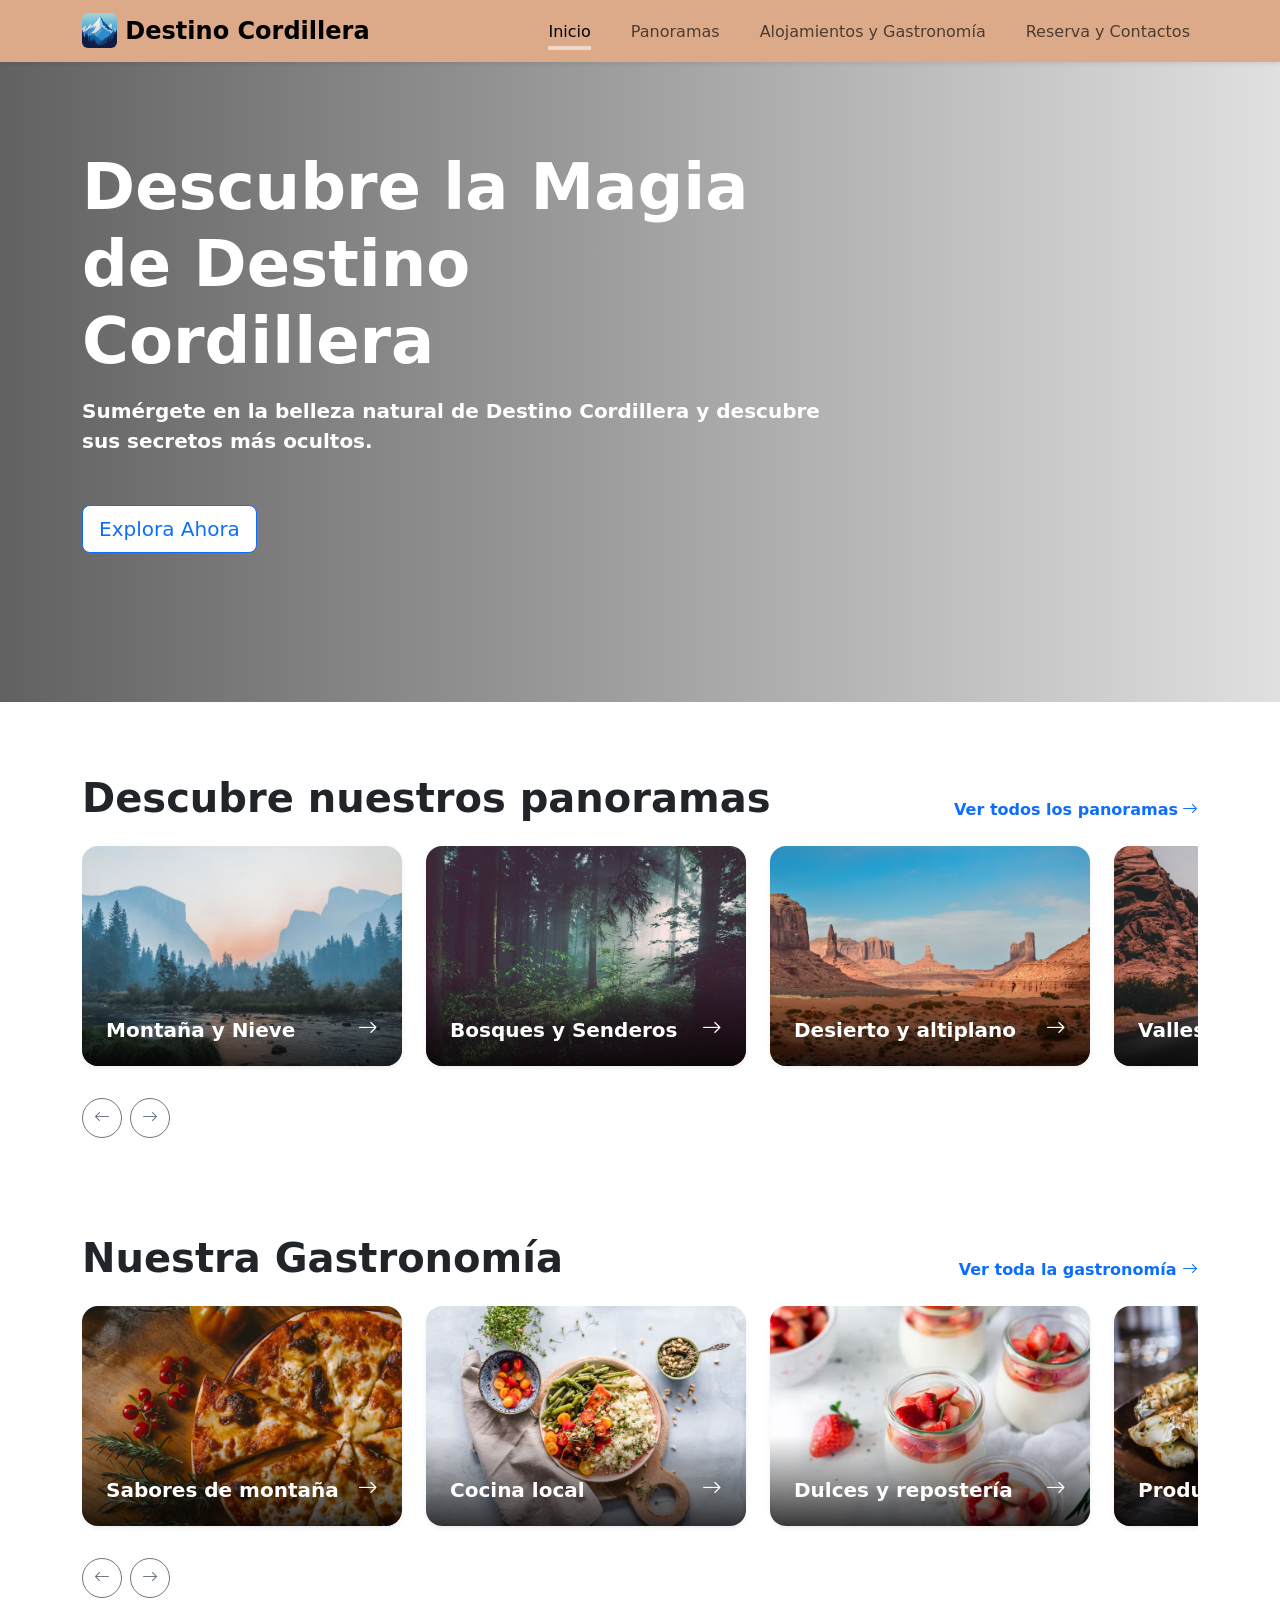
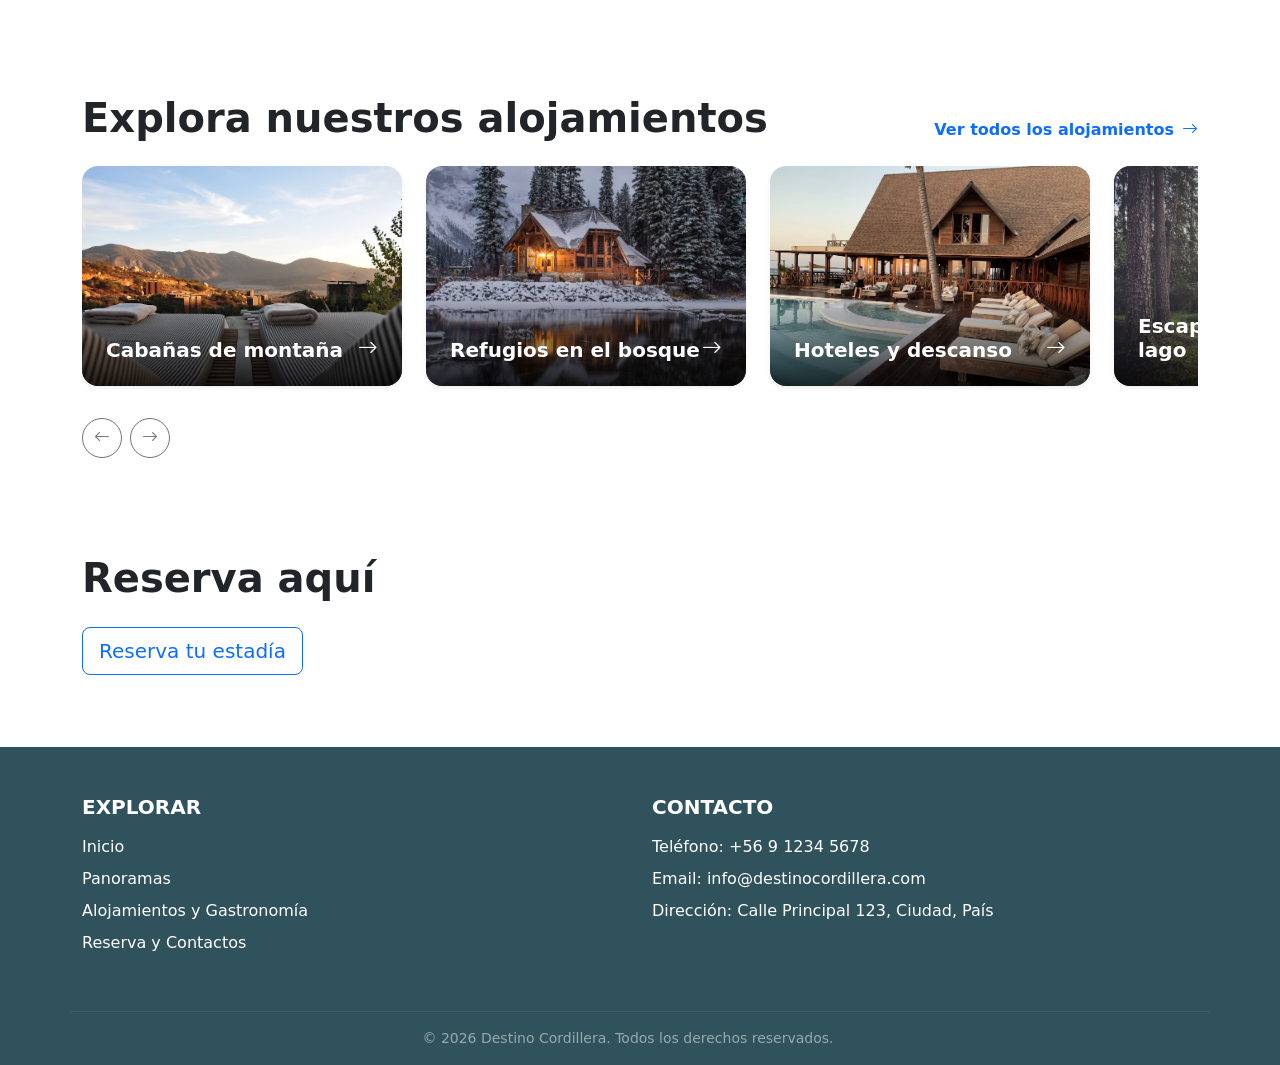
<file: index.html>
﻿<!DOCTYPE html>
<html lang="es">

<head>
    <meta charset="UTF-8">
    <meta name="viewport" content="width=device-width, initial-scale=1.0">
    <title>Destino Cordillera | Inicio</title>
    <link rel="icon" href="img/logo.jpg" type="image/jpg">
    <link href="https://cdn.jsdelivr.net/npm/bootstrap@5.3.2/dist/css/bootstrap.min.css" rel="stylesheet">
    <link rel="stylesheet" href="https://cdn.jsdelivr.net/npm/bootstrap-icons@1.11.3/font/bootstrap-icons.min.css">
    <link rel="stylesheet" href="css/styles.css">
</head>

<body class="d-flex flex-column min-vh-100">

    <header>
        <nav class="navbar navbar-expand-lg navbar-light fixed-top shadow-sm main-navbar">
            <div class="container">
                <a class="navbar-brand fw-bold fs-4" href="index.html">
                    <img src="img/logo.jpg" alt="Logo" class="d-inline-block align-top rounded" width="35" height="35">
                    Destino Cordillera
                </a>
                <button class="navbar-toggler border-0" type="button" data-bs-toggle="collapse"
                    data-bs-target="#navbarNav" aria-controls="navbarNav" aria-expanded="false"
                    aria-label="Toggle navigation">
                    <span class="navbar-toggler-icon"></span>
                </button>
                <div class="collapse navbar-collapse" id="navbarNav">
                    <ul class="navbar-nav ms-auto gap-4">
                        <li class="nav-item">
                            <a class="nav-link active" href="index.html">Inicio</a>
                        </li>
                        <li class="nav-item">
                            <a class="nav-link" href="panoramas.html">Panoramas</a>
                        </li>
                        <li class="nav-item">
                            <a class="nav-link" href="alojamiento.html">Alojamientos y Gastronomí­a</a>
                        </li>
                        <li class="nav-item">
                            <a class="nav-link" href="reserva.html">Reserva y Contactos</a>
                        </li>
                    </ul>
                </div>
            </div>
        </nav>
    </header>

    <main class="flex-grow-1">
        <section class="hero-section position-relative text-white">
            <div class="hero-image" role="img" aria-label="Paisaje de Destino Cordillera"></div>
            <div class="hero-overlay"></div>
            <div class="hero-content container">
                <h1 class="display-3 fw-bold mb-3 shadow-text hero-title">Descubre la Magia de Destino
                    Cordillera</h1>
                <p class="lead mb-4 shadow-text fw-bold hero-copy">Sumérgete en la belleza natural de
                    Destino Cordillera y descubre sus secretos más ocultos.</p>
                <a href="panoramas.html" class="btn btn-outline-primary btn-white-blue btn-lg">Explora Ahora</a>
            </div>
        </section>

        <section class="container my-5 py-4">
            <div class="d-flex justify-content-between align-items-end mb-4">
                <h2 class="display-6 fw-bold mb-0">Descubre nuestros panoramas</h2>
                <a href="panoramas.html"
                    class="text-decoration-none fw-semibold d-inline-flex align-items-center gap-1 section-link">
                    Ver todos los panoramas <i class="bi bi-arrow-right"></i>
                </a>
            </div>

            <div class="carousel-custom-wrapper position-relative">
                <div class="carousel-cards-track d-flex gap-4 overflow-x-auto pb-3" id="panoramasTrack">
                    <article class="carousel-card position-relative rounded-4 overflow-hidden flex-shrink-0 shadow-sm">
                        <img src="img/montana-nieve.png"
                            alt="Montana y Nieve" class="w-100 h-100 object-fit-cover">
                        <div
                            class="overlay-card position-absolute bottom-0 start-0 w-100 p-4 d-flex justify-content-between align-items-end text-white">
                            <h3 class="h5 fw-bold mb-0">Montaña y Nieve</h3>
                            <a href="panoramas.html" class="btn-card-arrow text-white" aria-label="Ver Montaña y Nieve">
                                <i class="bi bi-arrow-right fs-5"></i>
                            </a>
                        </div>
                    </article>

                    <article class="carousel-card position-relative rounded-4 overflow-hidden flex-shrink-0 shadow-sm">
                        <img src="img/bosque-sendero.png"
                            alt="Bosques y Senderos" class="w-100 h-100 object-fit-cover">
                        <div
                            class="overlay-card position-absolute bottom-0 start-0 w-100 p-4 d-flex justify-content-between align-items-end text-white">
                            <h3 class="h5 fw-bold mb-0">Bosques y Senderos</h3>
                            <a href="panoramas.html" class="btn-card-arrow text-white"
                                aria-label="Ver Bosques y Senderos">
                                <i class="bi bi-arrow-right fs-5"></i>
                            </a>
                        </div>
                    </article>

                    <article class="carousel-card position-relative rounded-4 overflow-hidden flex-shrink-0 shadow-sm">
                        <img src="img/desierto.png"
                            alt="Desierto y altiplano" class="w-100 h-100 object-fit-cover" loading="lazy">
                        <div
                            class="overlay-card position-absolute bottom-0 start-0 w-100 p-4 d-flex justify-content-between align-items-end text-white">
                            <h3 class="h5 fw-bold mb-0">Desierto y altiplano</h3><a href="panoramas.html"
                                class="btn-card-arrow text-white" aria-label="Ver desierto y altiplano"><i
                                    class="bi bi-arrow-right fs-5"></i></a>
                        </div>
                    </article>

                    <article class="carousel-card position-relative rounded-4 overflow-hidden flex-shrink-0 shadow-sm">
                        <img src="img/Valle.png"
                            alt="Valles y lagos" class="w-100 h-100 object-fit-cover" loading="lazy">
                        <div
                            class="overlay-card position-absolute bottom-0 start-0 w-100 p-4 d-flex justify-content-between align-items-end text-white">
                            <h3 class="h5 fw-bold mb-0">Valles y lagos</h3><a href="panoramas.html"
                                class="btn-card-arrow text-white" aria-label="Ver valles y lagos"><i
                                    class="bi bi-arrow-right fs-5"></i></a>
                        </div>
                    </article>
                </div>
                <div class="d-flex gap-2 mt-3">
                    <button
                        class="btn btn-outline-secondary rounded-circle carousel-nav-btn d-flex align-items-center justify-content-center"
                        data-carousel="panoramasTrack" data-direction="-1" aria-label="Ver panoramas anteriores">
                        <i class="bi bi-arrow-left"></i>
                    </button>
                    <button
                        class="btn btn-outline-secondary rounded-circle carousel-nav-btn d-flex align-items-center justify-content-center"
                        data-carousel="panoramasTrack" data-direction="1" aria-label="Ver más panoramas">
                        <i class="bi bi-arrow-right"></i>
                    </button>
                </div>
            </div>
            </div>
        </section>

        <section class="container my-5 py-4">
            <div class="d-flex justify-content-between align-items-end mb-4">
                <h2 class="display-6 fw-bold mb-0">Nuestra Gastronomía</h2>
                <a href="alojamiento.html#gastronomia-recomendada"
                    class="text-decoration-none fw-semibold section-link">Ver toda la
                    gastronomía <i class="bi bi-arrow-right"></i></a>
            </div>
            <div class="carousel-custom-wrapper position-relative">
                <div class="carousel-cards-track d-flex gap-4 overflow-x-auto pb-3" id="gastronomiaTrack">
                    <article class="carousel-card position-relative rounded-4 overflow-hidden flex-shrink-0 shadow-sm">
                        <img src="img/sabor-montana.png"
                            alt="Pizza artesanal" class="w-100 h-100 object-fit-cover" loading="lazy">
                        <div
                            class="overlay-card position-absolute bottom-0 start-0 w-100 p-4 d-flex justify-content-between align-items-end text-white">
                            <h3 class="h5 fw-bold mb-0">Sabores de montaña</h3><a href="alojamiento.html"
                                class="btn-card-arrow text-white" aria-label="Ver sabores de montaña"><i
                                    class="bi bi-arrow-right fs-5"></i></a>
                        </div>
                    </article>
                    <article class="carousel-card position-relative rounded-4 overflow-hidden flex-shrink-0 shadow-sm">
                        <img src="img/cocina-local.png"
                            alt="Plato de comida local" class="w-100 h-100 object-fit-cover" loading="lazy">
                        <div
                            class="overlay-card position-absolute bottom-0 start-0 w-100 p-4 d-flex justify-content-between align-items-end text-white">
                            <h3 class="h5 fw-bold mb-0">Cocina local</h3><a href="alojamiento.html"
                                class="btn-card-arrow text-white" aria-label="Ver cocina local"><i
                                    class="bi bi-arrow-right fs-5"></i></a>
                        </div>
                    </article>
                    <article class="carousel-card position-relative rounded-4 overflow-hidden flex-shrink-0 shadow-sm">
                        <img src="img/pastel-reposteria.png"
                            alt="Postre artesanal" class="w-100 h-100 object-fit-cover" loading="lazy">
                        <div
                            class="overlay-card position-absolute bottom-0 start-0 w-100 p-4 d-flex justify-content-between align-items-end text-white">
                            <h3 class="h5 fw-bold mb-0">Dulces y repostería</h3><a href="alojamiento.html"
                                class="btn-card-arrow text-white" aria-label="Ver dulces y repostería"><i
                                    class="bi bi-arrow-right fs-5"></i></a>
                        </div>
                    </article>
                    <article class="carousel-card position-relative rounded-4 overflow-hidden flex-shrink-0 shadow-sm">
                        <img src="img/producto-zona.png"
                            alt="Plato preparado con ingredientes frescos" class="w-100 h-100 object-fit-cover"
                            loading="lazy">
                        <div
                            class="overlay-card position-absolute bottom-0 start-0 w-100 p-4 d-flex justify-content-between align-items-end text-white">
                            <h3 class="h5 fw-bold mb-0">Productos de la zona</h3><a href="alojamiento.html"
                                class="btn-card-arrow text-white" aria-label="Ver productos de la zona"><i
                                    class="bi bi-arrow-right fs-5"></i></a>
                        </div>
                    </article>
                </div>
                <div class="d-flex gap-2 mt-3">
                    <button
                        class="btn btn-outline-secondary rounded-circle carousel-nav-btn d-flex align-items-center justify-content-center"
                        data-carousel="gastronomiaTrack" data-direction="-1" aria-label="Anterior"><i
                            class="bi bi-arrow-left"></i></button>
                    <button
                        class="btn btn-outline-secondary rounded-circle carousel-nav-btn d-flex align-items-center justify-content-center"
                        data-carousel="gastronomiaTrack" data-direction="1" aria-label="Siguiente"><i
                            class="bi bi-arrow-right"></i></button>
                </div>
            </div>
        </section>

        <section class="container my-5 py-4">
            <div class="d-flex justify-content-between align-items-end mb-4">
                <h2 class="display-6 fw-bold mb-0">Explora nuestros alojamientos</h2>
                <a href="alojamiento.html"
                    class="text-decoration-none fw-semibold section-link d-inline-flex align-items-center gap-2">Ver
                    todos los alojamientos <i class="bi bi-arrow-right"></i></a>
            </div>
            <div class="carousel-custom-wrapper position-relative">
                <div class="carousel-cards-track d-flex gap-4 overflow-x-auto pb-3" id="alojamientosTrack">
                    <article class="carousel-card position-relative rounded-4 overflow-hidden flex-shrink-0 shadow-sm">
                        <img src="img/Cabanas-montana.png"
                            alt="Cabana acogedora en la montana" class="w-100 h-100 object-fit-cover" loading="lazy">
                        <div
                            class="overlay-card position-absolute bottom-0 start-0 w-100 p-4 d-flex justify-content-between align-items-end text-white">
                            <h3 class="h5 fw-bold mb-0">Cabañas de montaña</h3><a href="alojamiento.html"
                                class="btn-card-arrow text-white" aria-label="Ver cabañas de montaña"><i
                                    class="bi bi-arrow-right fs-5"></i></a>
                        </div>
                    </article>
                    <article class="carousel-card position-relative rounded-4 overflow-hidden flex-shrink-0 shadow-sm">
                        <img src="img/refugio-nieve.png"
                            alt="Refugio rodeado de bosque" class="w-100 h-100 object-fit-cover" loading="lazy">
                        <div
                            class="overlay-card position-absolute bottom-0 start-0 w-100 p-4 d-flex justify-content-between align-items-end text-white">
                            <h3 class="h5 fw-bold mb-0">Refugios en el bosque</h3><a href="alojamiento.html"
                                class="btn-card-arrow text-white" aria-label="Ver refugios en el bosque"><i
                                    class="bi bi-arrow-right fs-5"></i></a>
                        </div>
                    </article>
                    <article class="carousel-card position-relative rounded-4 overflow-hidden flex-shrink-0 shadow-sm">
                        <img src="img/hotel-descanso.png"
                            alt="Hotel con piscina y vista a la montana" class="w-100 h-100 object-fit-cover"
                            loading="lazy">
                        <div
                            class="overlay-card position-absolute bottom-0 start-0 w-100 p-4 d-flex justify-content-between align-items-end text-white">
                            <h3 class="h5 fw-bold mb-0">Hoteles y descanso</h3><a href="alojamiento.html"
                                class="btn-card-arrow text-white" aria-label="Ver hoteles y descanso"><i
                                    class="bi bi-arrow-right fs-5"></i></a>
                        </div>
                    </article>
                    <article class="carousel-card position-relative rounded-4 overflow-hidden flex-shrink-0 shadow-sm">
                        <img src="img/escapada-lago.png"
                            alt="Cabana junto a un lago" class="w-100 h-100 object-fit-cover" loading="lazy">
                        <div
                            class="overlay-card position-absolute bottom-0 start-0 w-100 p-4 d-flex justify-content-between align-items-end text-white">
                            <h3 class="h5 fw-bold mb-0">Escapadas junto al lago</h3><a href="alojamiento.html"
                                class="btn-card-arrow text-white" aria-label="Ver escapadas junto al lago"><i
                                    class="bi bi-arrow-right fs-5"></i></a>
                        </div>
                    </article>
                </div>
                <div class="d-flex gap-2 mt-3">
                    <button
                        class="btn btn-outline-secondary rounded-circle carousel-nav-btn d-flex align-items-center justify-content-center"
                        data-carousel="alojamientosTrack" data-direction="-1"
                        aria-label="Ver alojamientos anteriores"><i class="bi bi-arrow-left"></i></button>
                    <button
                        class="btn btn-outline-secondary rounded-circle carousel-nav-btn d-flex align-items-center justify-content-center"
                        data-carousel="alojamientosTrack" data-direction="1" aria-label="Ver más alojamientos"><i
                            class="bi bi-arrow-right"></i></button>
                </div>
            </div>
        </section>

        <section class="container my-5 py-4">
                <h2 class="display-6 fw-bold mb-0">Reserva aquí</h2>
            <a href="reserva.html" class="btn btn-outline-primary btn-white-blue btn-lg">Reserva tu estadía</a>
        </section>
    </main>


    <footer class="site-footer bg-dark text-white pt-5 pb-3 mt-auto">
        <div class="container">
            <div class="row">
                <div class="col-lg-6 col-md-6 mb-4">
                    <h5 class="fw-bold text-uppercase mb-3">Explorar</h5>
                    <ul class="list-unstyled">
                        <li class="mb-2"><a href="index.html"
                                class="text-decoration-none text-white-50 footer-link">Inicio</a></li>
                        <li class="mb-2"><a href="panoramas.html"
                                class="text-decoration-none text-white-50 footer-link">Panoramas</a></li>
                        <li class="mb-2"><a href="alojamiento.html"
                                class="text-decoration-none text-white-50 footer-link">Alojamientos y Gastronomía</a>
                        </li>
                        <li class="mb-2"><a href="reserva.html"
                                class="text-decoration-none text-white-50 footer-link">Reserva y Contactos</a></li>
                    </ul>
                </div>
                <div class="col-lg-6 col-md-12 mb-4">
                    <h5 class="fw-bold text-uppercase mb-3">Contacto</h5>
                    <ul class="list-unstyled text-white-50">
                        <li class="mb-2 text-white">Teléfono: +56 9 1234 5678</li>
                        <li class="mb-2 text-white">Email: <a href="mailto:info@destinocordillera.com"
                                class="text-decoration-none text-white-50">info@destinocordillera.com</a></li>
                        <li class="mb-2 text-white">Dirección: Calle Principal 123, Ciudad, País</li>
                    </ul>
                </div>

                <hr class="border-secondary mb-3 mt-3">

                <div class="row align-items-center">
                    <div class="col-md-12 text-center">
                        <p class="text-white-50 small mb-0">&copy; 2026 Destino Cordillera. Todos los derechos
                            reservados.</p>
                    </div>
                </div>
            </div>
        </div>
    </footer>

    <script src="https://cdn.jsdelivr.net/npm/bootstrap@5.3.2/dist/js/bootstrap.bundle.min.js"></script>
    <script>
        document.querySelectorAll("[data-carousel][data-direction]").forEach((button) => {
            button.addEventListener("click", () => {
                const track = document.getElementById(button.dataset.carousel);
                track.scrollBy({ left: Number(button.dataset.direction) * track.clientWidth * 0.75, behavior: "smooth" });
            });
        });
    </script>
</body>

</html>
</file>
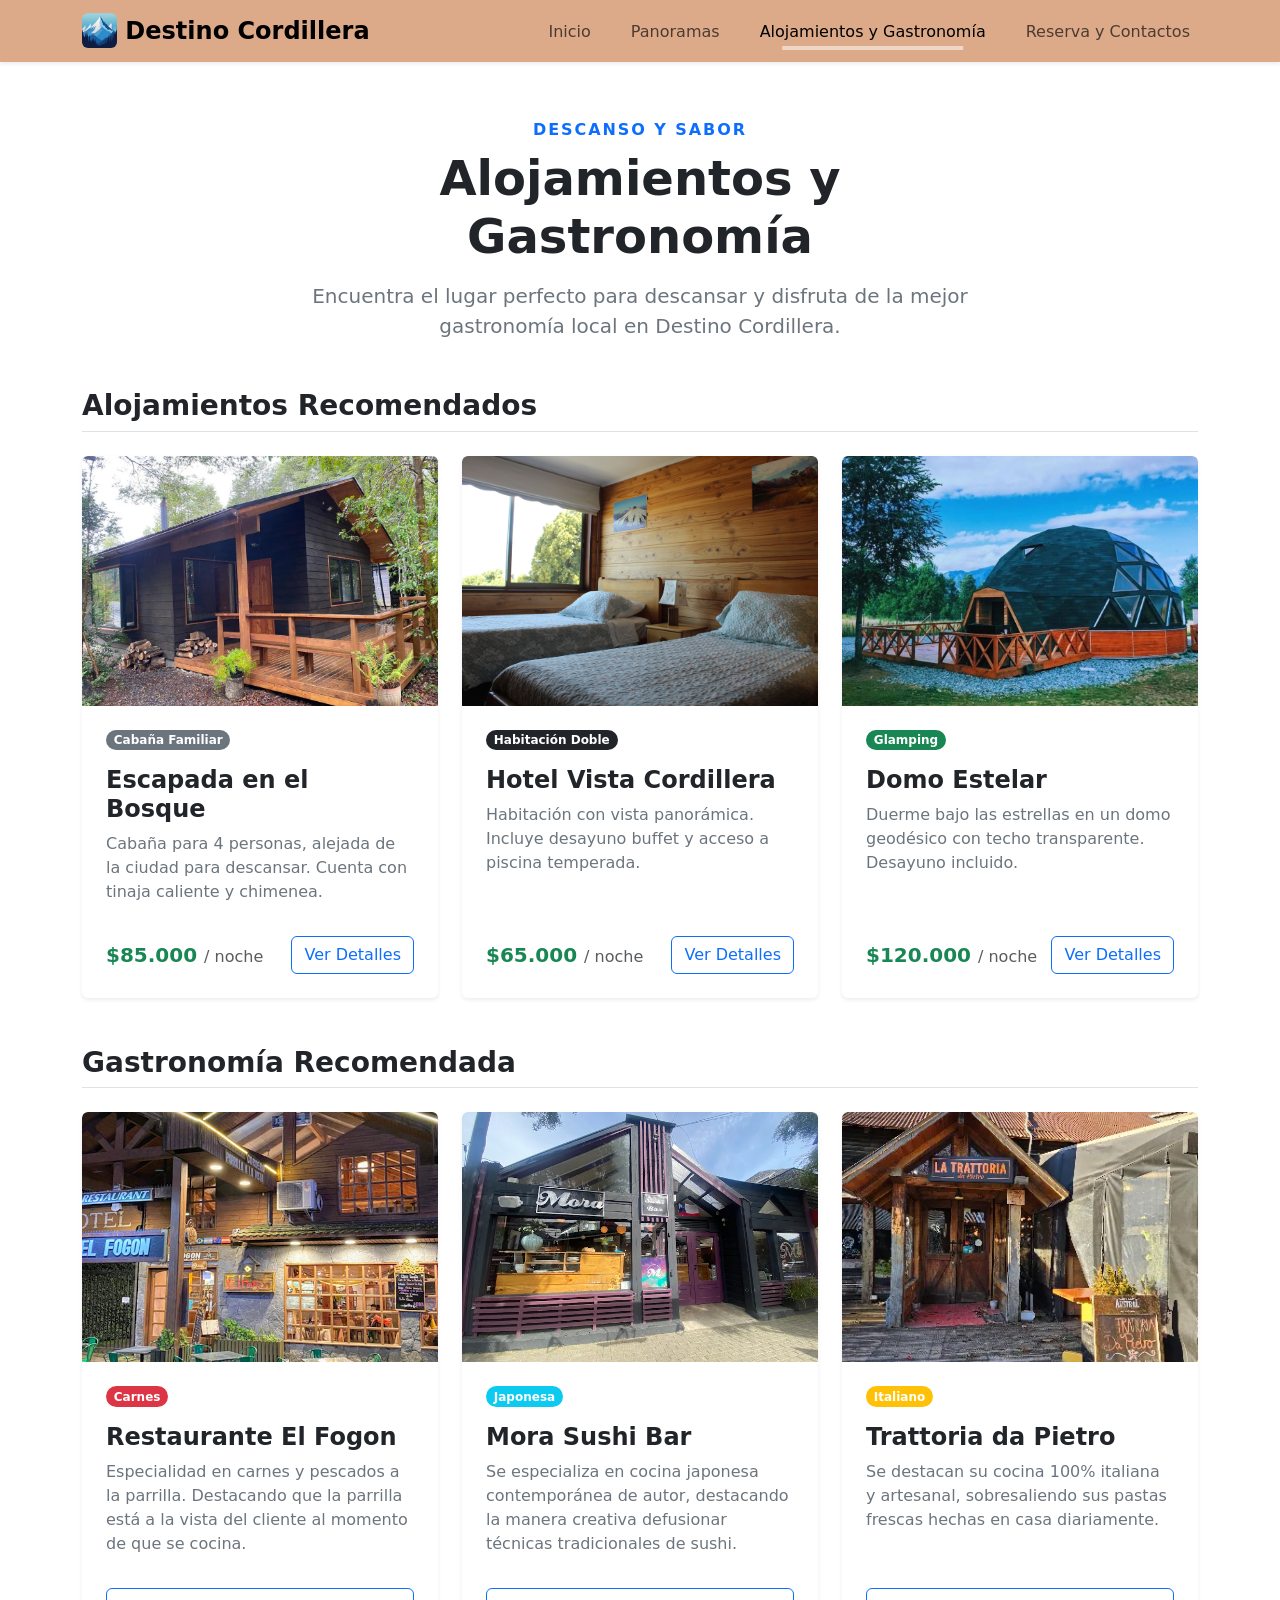
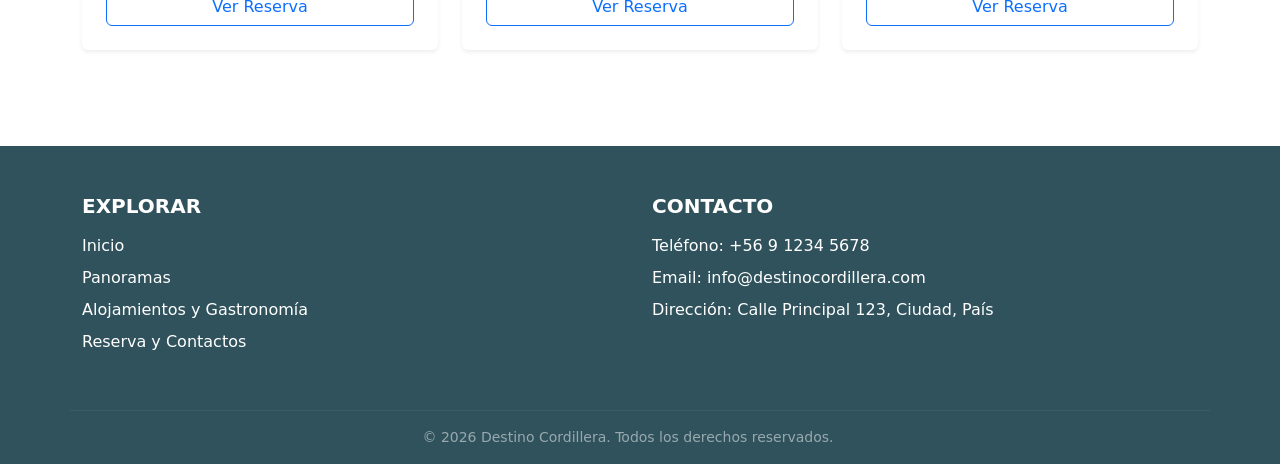
<file: alojamiento.html>
﻿<!DOCTYPE html>
<html lang="es">

<head>
    <meta charset="UTF-8">
    <meta name="viewport" content="width=device-width, initial-scale=1.0">
    <title>Destino Cordillera | Alojamientos y Gastronomía</title>
    <link rel="icon" href="img/logo.jpg" type="image/jpg">
    <link href="https://cdn.jsdelivr.net/npm/bootstrap@5.3.2/dist/css/bootstrap.min.css" rel="stylesheet">
    <link rel="stylesheet" href="css/styles.css">
</head>

<body class="d-flex flex-column min-vh-100">
    <header>
        <nav class="navbar navbar-expand-lg navbar-light fixed-top shadow-sm">
            <div class="container">
                <a class="navbar-brand fw-bold fs-4" href="index.html">
                    <img src="img/logo.jpg" alt="Logo" class="d-inline-block align-top rounded" width="35" height="35">
                    Destino Cordillera
                </a>
                <button class="navbar-toggler border-0" type="button" data-bs-toggle="collapse"
                    data-bs-target="#navbarNav" aria-controls="#navbarNav" aria-expanded="false"
                    aria-label="Toggle navigation">
                    <span class="navbar-toggler-icon"></span>
                </button>
                <div class="collapse navbar-collapse" id="navbarNav">
                    <ul class="navbar-nav ms-auto gap-4">
                        <li class="nav-item ">
                            <a class="nav-link" href="index.html">Inicio</a>
                        </li>
                        <li class="nav-item">
                            <a class="nav-link " href="panoramas.html">Panoramas</a>
                        </li>
                        <li class="nav-item">
                            <a class="nav-link active" href="alojamiento.html">Alojamientos y Gastronomía</a>
                        </li>
                        <li class="nav-item">
                            <a class="nav-link" href="reserva.html">Reserva y Contactos</a>
                        </li>
                    </ul>
                </div>
            </div>
        </nav>
    </header>

    <main class="flex-grow-1 ">
        <section class="container py-5 panoramas-section">
            <div class="text-center mx-auto mb-5 panoramas-intro">
                <p class="text-uppercase fw-semibold mb-2 text-primary panoramas-kicker">Descanso y Sabor</p>
                <h1 class="display-5 fw-bold mb-3">Alojamientos y Gastronomía</h1>
                <p class="lead text-secondary mb-0">Encuentra el lugar perfecto para descansar y disfruta de la mejor
                    gastronomía local en Destino Cordillera.</p>
            </div>

            <!-- Alojamientos -->
            <h3 class="fw-bold mb-4 border-bottom pb-2">Alojamientos Recomendados</h3>
            <div class="row g-4 mb-5">

                <!-- Tarjetas -->
                <div class="col-12 col-md-6 col-lg-4">
                    <article class="card h-100 border-0 shadow-sm overflow-hidden alojamiento-card">
                        <img src="img/cabana-bosque.png"
                            class="card-img-top object-fit-cover alojamiento-card-image" alt="Cabaña">
                        <div class="card-body d-flex flex-column p-4">
                            <span class="badge bg-secondary rounded-pill align-self-start mb-3">Cabaña Familiar</span>
                            <h2 class="h4 card-title fw-bold">Escapada en el Bosque</h2>
                            <p class="card-text text-secondary">Cabaña para 4 personas, alejada de la ciudad para
                                descansar. Cuenta con tinaja caliente y chimenea.</p>

                            <div class="mt-auto pt-3 d-flex justify-content-between align-items-center">
                                <span class="fs-5 fw-bold text-success">$85.000 <small
                                        class="fw-normal text-muted fs-6">/ noche</small></span>
                                <a href="reserva.html" class="btn btn-outline-primary">Ver Detalles</a>
                            </div>
                        </div>
                    </article>
                </div>

                <div class="col-12 col-md-6 col-lg-4">
                    <article class="card h-100 border-0 shadow-sm overflow-hidden alojamiento-card">
                        <img src="img/hotel-vista.png"
                            class="card-img-top object-fit-cover alojamiento-card-image" alt="Hotel">
                        <div class="card-body d-flex flex-column p-4">
                            <span class="badge bg-dark rounded-pill align-self-start mb-3">Habitación Doble</span>
                            <h2 class="h4 card-title fw-bold">Hotel Vista Cordillera</h2>
                            <p class="card-text text-secondary">Habitación con vista panorámica. Incluye desayuno buffet
                                y acceso a piscina temperada.</p>

                            <div class="mt-auto pt-3 d-flex justify-content-between align-items-center">
                                <span class="fs-5 fw-bold text-success">$65.000 <small
                                        class="fw-normal text-muted fs-6">/ noche</small></span>
                                <a href="reserva.html" class="btn btn-outline-primary">Ver Detalles</a>
                            </div>
                        </div>
                    </article>
                </div>

                <div class="col-12 col-md-6 col-lg-4">
                    <article class="card h-100 border-0 shadow-sm overflow-hidden alojamiento-card">
                        <img src="img/domo.png"
                            class="card-img-top object-fit-cover alojamiento-card-image" alt="Glamping">
                        <div class="card-body d-flex flex-column p-4">
                            <span class="badge bg-success rounded-pill align-self-start mb-3">Glamping</span>
                            <h2 class="h4 card-title fw-bold">Domo Estelar</h2>
                            <p class="card-text text-secondary">Duerme bajo las estrellas en un domo geodésico con techo
                                transparente. Desayuno incluido.</p>

                            <div class="mt-auto pt-3 d-flex justify-content-between align-items-center">
                                <span class="fs-5 fw-bold text-success">$120.000 <small
                                        class="fw-normal text-muted fs-6">/ noche</small></span>
                                <a href="reserva.html" class="btn btn-outline-primary">Ver Detalles</a>
                            </div>
                        </div>
                    </article>
                </div>
            </div>

            <!-- Gastronomía -->
            <h3 id="gastronomia-recomendada" class="fw-bold mb-4 border-bottom pb-2">Gastronomía Recomendada</h3>
            <div class="row g-4 mb-5">

                <!-- Tarjetas -->
                <div class="col-12 col-md-6 col-lg-4">
                    <article class="card h-100 border-0 shadow-sm overflow-hidden alojamiento-card">
                        <img src="img/fogon.png"
                            class="card-img-top object-fit-cover alojamiento-card-image" alt="Restaurante">
                        <div class="card-body d-flex flex-column p-4">
                            <span class="badge bg-danger rounded-pill align-self-start mb-3">Carnes</span>
                            <h2 class="h4 card-title fw-bold">Restaurante El Fogon</h2>
                            <p class="card-text text-secondary">Especialidad en carnes y pescados a la parrilla.
                                Destacando que la parrilla está a la vista del cliente al momento de que se cocina.</p>

                            <div class="mt-auto pt-3">
                                <a href="reserva.html" class="btn btn-outline-primary w-100">Ver Reserva</a>
                            </div>
                        </div>
                    </article>
                </div>

                <div class="col-12 col-md-6 col-lg-4">
                    <article class="card h-100 border-0 shadow-sm overflow-hidden alojamiento-card">
                        <img src="img/mora.png"
                            class="card-img-top object-fit-cover alojamiento-card-image" alt="Restaurante">
                        <div class="card-body d-flex flex-column p-4">
                            <span class="badge bg-info rounded-pill align-self-start mb-3">Japonesa</span>
                            <h2 class="h4 card-title fw-bold">Mora Sushi Bar </h2>
                            <p class="card-text text-secondary">Se especializa en cocina japonesa contemporánea de
                                autor, destacando la manera creativa
                                defusionar técnicas tradicionales de sushi.
                            </p>

                            <div class="mt-auto pt-3">
                                <a href="reserva.html" class="btn btn-outline-primary w-100">Ver Reserva</a>
                            </div>
                        </div>
                    </article>
                </div>

                <div class="col-12 col-md-6 col-lg-4">
                    <article class="card h-100 border-0 shadow-sm overflow-hidden alojamiento-card">
                        <img src="img/trattoria.png"
                            class="card-img-top object-fit-cover alojamiento-card-image" alt="Restaurante">
                        <div class="card-body d-flex flex-column p-4">
                            <span class="badge bg-warning rounded-pill align-self-start mb-3">Italiano</span>
                            <h2 class="h4 card-title fw-bold">Trattoria da Pietro </h2>
                            <p class="card-text text-secondary">Se destacan su cocina 100% italiana y artesanal,
                                sobresaliendo sus pastas frescas
                                hechas en casa diariamente.
                            </p>

                            <div class="mt-auto pt-3">
                                <a href="reserva.html" class="btn btn-outline-primary w-100">Ver Reserva</a>
                            </div>
                        </div>
                    </article>
                </div>
            </div>
        </section>
    </main>

    <footer class="site-footer bg-dark text-white pt-5 pb-3 mt-auto">
        <div class="container">
            <div class="row">
                <div class="col-lg-6 col-md-6 mb-4">
                    <h5 class="fw-bold text-uppercase mb-3">Explorar</h5>
                    <ul class="list-unstyled">
                        <li class="mb-2"><a href="index.html"
                                class="text-decoration-none text-white-50 footer-link">Inicio</a></li>
                        <li class="mb-2"><a href="panoramas.html"
                                class="text-decoration-none text-white-50 footer-link">Panoramas</a></li>
                        <li class="mb-2"><a href="alojamiento.html"
                                class="text-decoration-none text-white-50 footer-link">Alojamientos y Gastronomía</a>
                        </li>
                        <li class="mb-2"><a href="reserva.html"
                                class="text-decoration-none text-white-50 footer-link">Reserva y Contactos</a></li>
                    </ul>
                </div>
                <div class="col-lg-6 col-md-12 mb-4">
                    <h5 class="fw-bold text-uppercase mb-3">Contacto</h5>
                    <ul class="list-unstyled text-white-50">
                        <li class="mb-2 text-white">Teléfono: +56 9 1234 5678</li>
                        <li class="mb-2 text-white">Email: <a href="mailto:info@destinocordillera.com"
                                class="text-decoration-none text-white-50">info@destinocordillera.com</a></li>
                        <li class="mb-2 text-white">Dirección: Calle Principal 123, Ciudad, País</li>
                    </ul>
                </div>

                <hr class="border-secondary mb-3 mt-3">

                <div class="row align-items-center">
                    <div class="col-md-12 text-center">
                        <p class="text-white-50 small mb-0">&copy; 2026 Destino Cordillera. Todos los derechos
                            reservados.</p>
                    </div>
                </div>
            </div>
        </div>
    </footer>

    <script src="https://cdn.jsdelivr.net/npm/bootstrap@5.3.2/dist/js/bootstrap.bundle.min.js"></script>
</body>

</html>
</file>
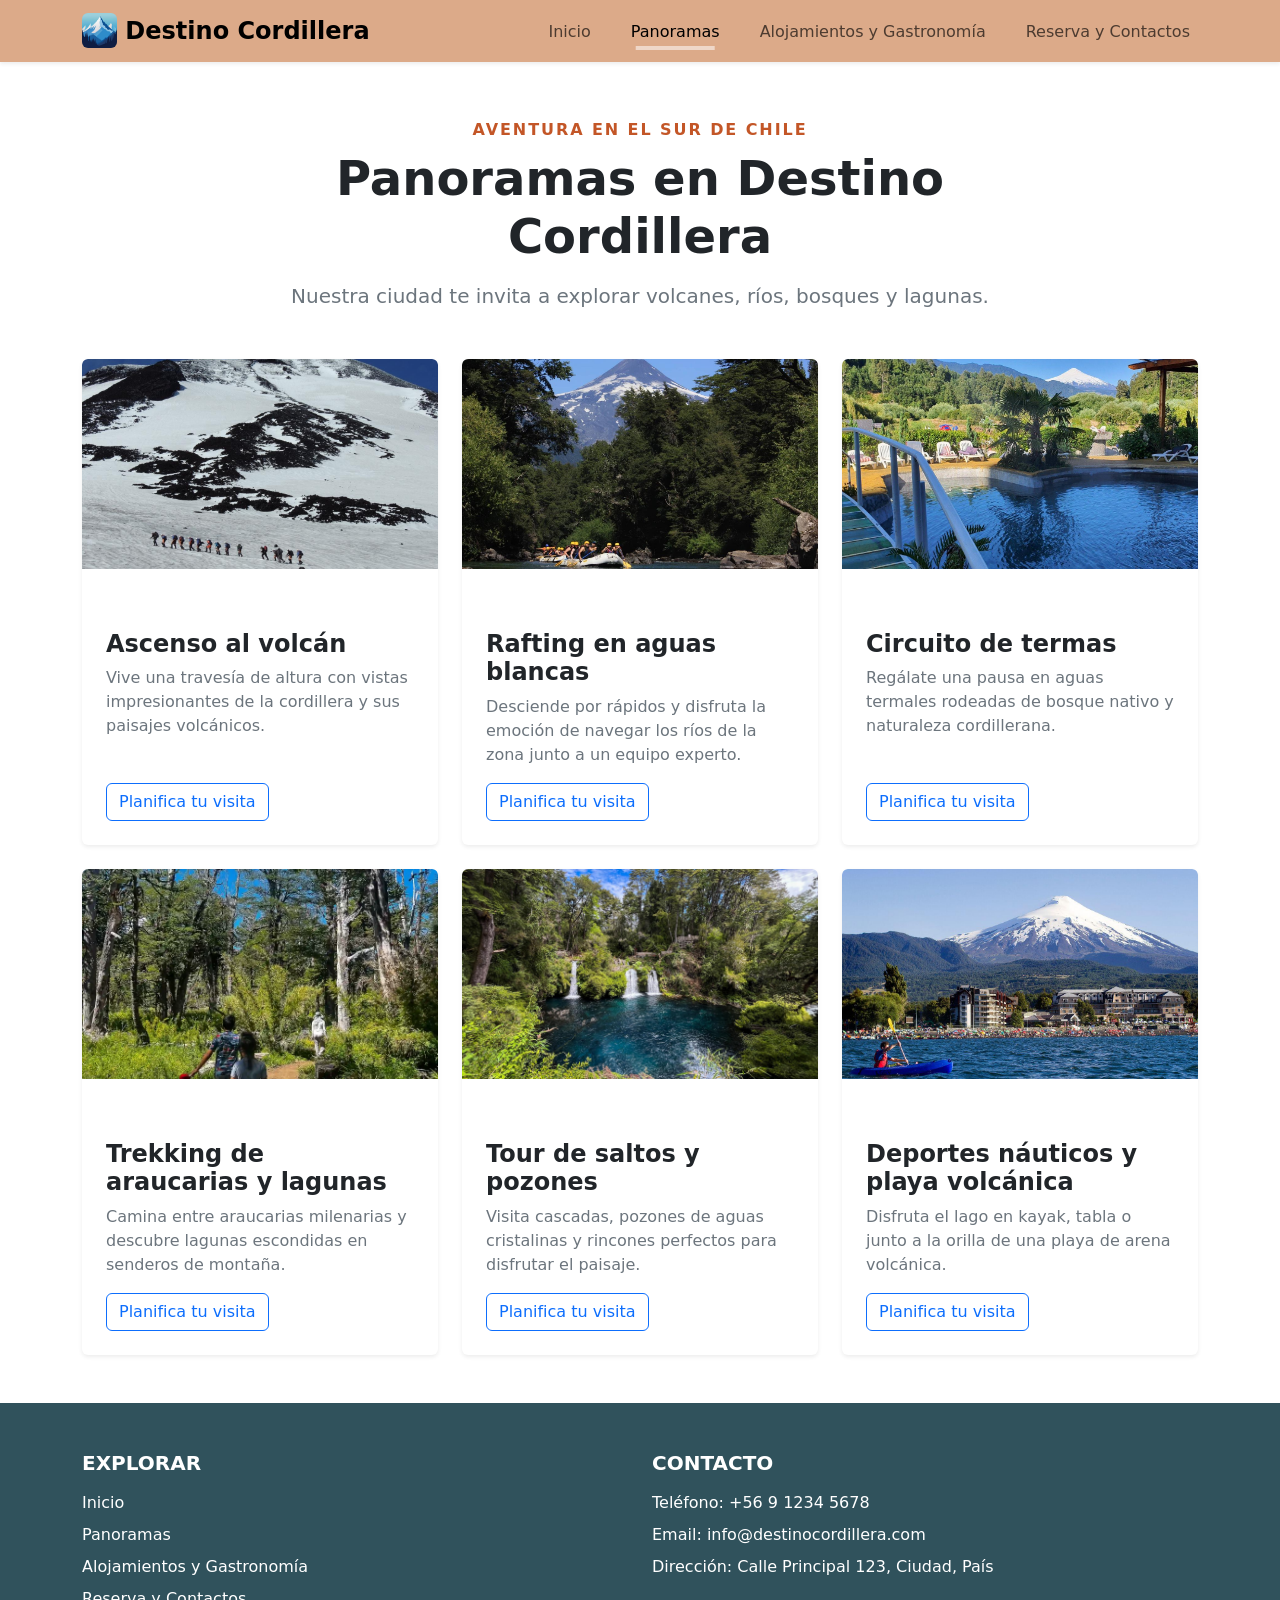
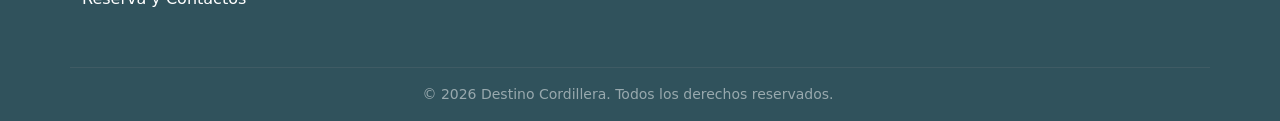
<file: panoramas.html>
﻿<!DOCTYPE html>
<html lang="es">

<head>
    <meta charset="UTF-8">
    <meta name="viewport" content="width=device-width, initial-scale=1.0">
    <title>Destino Cordillera | Panoramas </title>
    <link rel="icon" href="img/logo.jpg" type="image/jpg">
    <link href="https://cdn.jsdelivr.net/npm/bootstrap@5.3.2/dist/css/bootstrap.min.css" rel="stylesheet">
    <link rel="stylesheet" href="css/styles.css">
</head>

<body class="d-flex flex-column min-vh-100">
    <header>
        <nav class="navbar navbar-expand-lg navbar-light fixed-top shadow-sm">
            <div class="container">
                <a class="navbar-brand fw-bold fs-4" href="index.html">
                    <img src="img/logo.jpg" alt="Logo" class="d-inline-block align-top rounded" width="35" height="35">
                    Destino Cordillera
                </a>
                <button class="navbar-toggler border-0" type="button" data-bs-toggle="collapse"
                    data-bs-target="#navbarNav" aria-controls="#navbarNav" aria-expanded="false"
                    aria-label="Toggle navigation">
                    <span class="navbar-toggler-icon"></span>
                </button>
                <div class="collapse navbar-collapse" id="navbarNav">
                    <ul class="navbar-nav ms-auto gap-4">
                        <li class="nav-item ">
                            <a class="nav-link" href="index.html">Inicio</a>
                        </li>
                        <li class="nav-item">
                            <a class="nav-link active" href="panoramas.html">Panoramas</a>
                        </li>
                        <li class="nav-item">
                            <a class="nav-link" href="alojamiento.html">Alojamientos y Gastronomía</a>
                        </li>
                        <li class="nav-item">
                            <a class="nav-link" href="reserva.html">Reserva y Contactos</a>
                        </li>
                    </ul>
                </div>
            </div>
        </nav>
    </header>

    <main class="flex-grow-1">
        <section class="container py-5 panoramas-section">
            <div class="text-center mx-auto mb-5 panoramas-intro">
                <p class="text-uppercase fw-semibold mb-2 panoramas-kicker">Aventura en el
                    sur de Chile</p>
                <h1 class="display-5 fw-bold mb-3">Panoramas en Destino Cordillera</h1>
                <p class="lead text-secondary mb-0">Nuestra ciudad te invita
                    a explorar volcanes, ríos, bosques y lagunas.</p>
            </div>

            <div class="row g-4">
                <div class="col-12 col-md-6 col-lg-4">
                    <article class="card h-100 border-0 shadow-sm overflow-hidden">
                        <img src="img/ascenso-volcan.png" class="card-img-top panoramas-card-image"
                            alt="Ascenso al volcán">
                        <div class="card-body d-flex flex-column p-4"><span
                                class="badge rounded-pill align-self-start mb-3">Montaña</span>
                            <h2 class="h4 card-title fw-bold">Ascenso al volcán</h2>
                            <p class="card-text text-secondary">Vive una travesía de altura con vistas impresionantes de
                                la cordillera y sus paisajes volcánicos.</p><a href="reserva.html"
                                class="btn btn-outline-primary mt-auto align-self-start">Planifica tu visita</a>
                        </div>
                    </article>
                </div>
                <div class="col-12 col-md-6 col-lg-4">
                    <article class="card h-100 border-0 shadow-sm overflow-hidden">
                        <img src="img/rafting.png" class="card-img-top panoramas-card-image"
                            alt="Rafting en aguas blancas">
                        <div class="card-body d-flex flex-column p-4"><span
                                class="badge rounded-pill align-self-start mb-3">Adrenalina</span>
                            <h2 class="h4 card-title fw-bold">Rafting en aguas blancas</h2>
                            <p class="card-text text-secondary">Desciende por rápidos y disfruta la emoción de navegar
                                los ríos de la zona junto a un equipo experto.</p><a href="reserva.html"
                                class="btn btn-outline-primary mt-auto align-self-start">Planifica tu visita</a>
                        </div>
                    </article>
                </div>
                <div class="col-12 col-md-6 col-lg-4">
                    <article class="card h-100 border-0 shadow-sm overflow-hidden">
                        <img src="img/Termas.png" class="card-img-top panoramas-card-image" alt="Termas entre bosques">
                        <div class="card-body d-flex flex-column p-4"><span
                                class="badge rounded-pill align-self-start mb-3">Relajo</span>
                            <h2 class="h4 card-title fw-bold">Circuito de termas</h2>
                            <p class="card-text text-secondary">Regálate una pausa en aguas termales rodeadas de bosque
                                nativo y naturaleza cordillerana.</p><a href="reserva.html"
                                class="btn btn-outline-primary mt-auto align-self-start">Planifica tu visita</a>
                        </div>
                    </article>
                </div>
                <div class="col-12 col-md-6 col-lg-4">
                    <article class="card h-100 border-0 shadow-sm overflow-hidden">
                        <img src="img/Trekking.png" class="card-img-top panoramas-card-image"
                            alt="Trekking entre araucarias y lagunas">
                        <div class="card-body d-flex flex-column p-4"><span
                                class="badge rounded-pill align-self-start mb-3">Naturaleza</span>
                            <h2 class="h4 card-title fw-bold">Trekking de araucarias y lagunas</h2>
                            <p class="card-text text-secondary">Camina entre araucarias milenarias y descubre lagunas
                                escondidas en senderos de montaña.</p><a href="reserva.html"
                                class="btn btn-outline-primary mt-auto align-self-start">Planifica tu visita</a>
                        </div>
                    </article>
                </div>
                <div class="col-12 col-md-6 col-lg-4">
                    <article class="card h-100 border-0 shadow-sm overflow-hidden">
                        <img src="img/Salto.png" class="card-img-top panoramas-card-image"
                            alt="Salto de agua y pozón natural">
                        <div class="card-body d-flex flex-column p-4"><span
                                class="badge rounded-pill align-self-start mb-3">Paisajes</span>
                            <h2 class="h4 card-title fw-bold">Tour de saltos y pozones</h2>
                            <p class="card-text text-secondary">Visita cascadas, pozones de aguas cristalinas y rincones
                                perfectos para disfrutar el paisaje.</p><a href="reserva.html"
                                class="btn btn-outline-primary mt-auto align-self-start">Planifica tu visita</a>
                        </div>
                    </article>
                </div>
                <div class="col-12 col-md-6 col-lg-4">
                    <article class="card h-100 border-0 shadow-sm overflow-hidden">
                        <img src="img/deporte-nautico.png" class="card-img-top panoramas-card-image"
                            alt="Deportes náuticos en playa volcánica">
                        <div class="card-body d-flex flex-column p-4"><span
                                class="badge rounded-pill align-self-start mb-3">Lago</span>
                            <h2 class="h4 card-title fw-bold">Deportes náuticos y playa volcánica</h2>
                            <p class="card-text text-secondary">Disfruta el lago en kayak, tabla o junto a la orilla de
                                una playa de arena volcánica.</p><a href="reserva.html"
                                class="btn btn-outline-primary mt-auto align-self-start">Planifica tu visita</a>
                        </div>
                    </article>
                </div>
            </div>
        </section>
    </main>

    <footer class="site-footer bg-dark text-white pt-5 pb-3 mt-auto">
        <div class="container">
            <div class="row">
                <div class="col-lg-6 col-md-6 mb-4">
                    <h5 class="fw-bold text-uppercase mb-3">Explorar</h5>
                    <ul class="list-unstyled">
                        <li class="mb-2"><a href="index.html"
                                class="text-decoration-none text-white-50 footer-link">Inicio</a></li>
                        <li class="mb-2"><a href="panoramas.html"
                                class="text-decoration-none text-white-50 footer-link">Panoramas</a></li>
                        <li class="mb-2"><a href="alojamiento.html"
                                class="text-decoration-none text-white-50 footer-link">Alojamientos y Gastronomía</a>
                        </li>
                        <li class="mb-2"><a href="reserva.html"
                                class="text-decoration-none text-white-50 footer-link">Reserva y Contactos</a></li>
                    </ul>
                </div>
                <div class="col-lg-6 col-md-12 mb-4">
                    <h5 class="fw-bold text-uppercase mb-3">Contacto</h5>
                    <ul class="list-unstyled text-white-50">
                        <li class="mb-2 text-white">Teléfono: +56 9 1234 5678</li>
                        <li class="mb-2 text-white">Email: <a href="mailto:info@destinocordillera.com"
                                class="text-decoration-none text-white-50">info@destinocordillera.com</a></li>
                        <li class="mb-2 text-white">Dirección: Calle Principal 123, Ciudad, País</li>
                    </ul>
                </div>

                <hr class="border-secondary mb-3 mt-3">

                <div class="row align-items-center">
                    <div class="col-md-12 text-center">
                        <p class="text-white-50 small mb-0">&copy; 2026 Destino Cordillera. Todos los derechos
                            reservados.</p>
                    </div>
                </div>
            </div>
        </div>
    </footer>

    <script src="https://cdn.jsdelivr.net/npm/bootstrap@5.3.2/dist/js/bootstrap.bundle.min.js"></script>
</body>

</html>
</file>
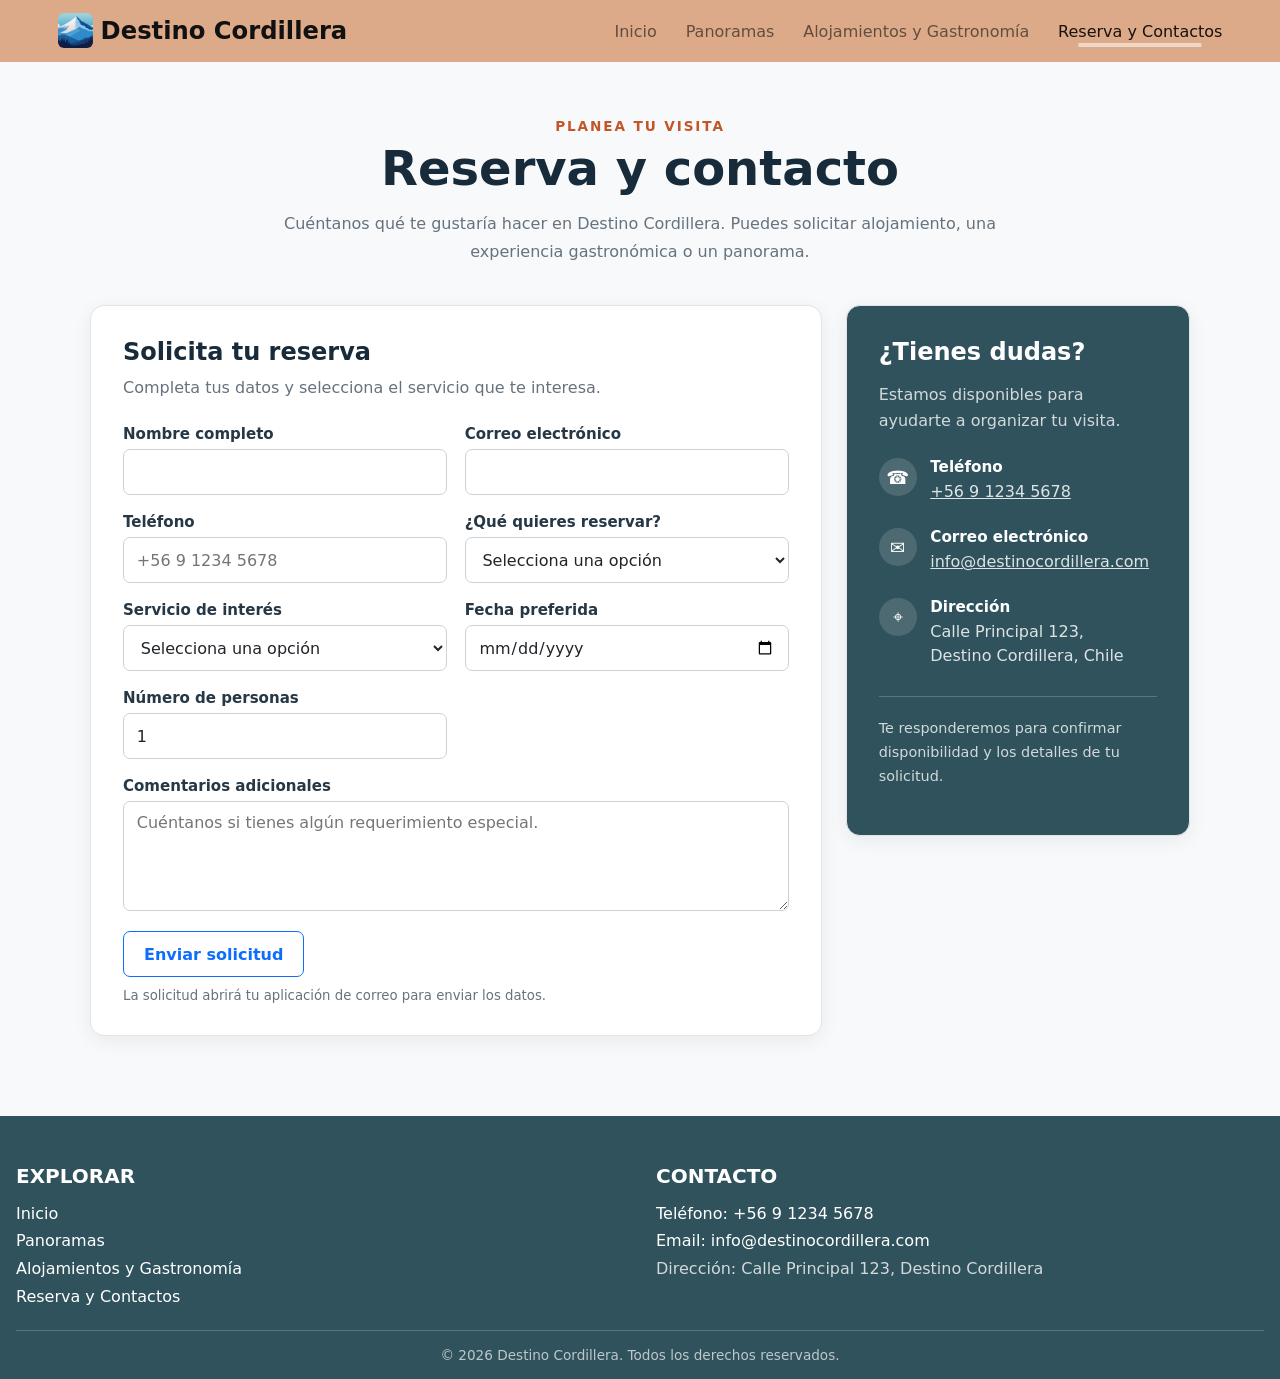
<file: reserva.html>
﻿<!DOCTYPE html>
<html lang="es">

<head>
    <meta charset="UTF-8">
    <meta name="viewport" content="width=device-width, initial-scale=1.0">
    <meta name="description"
        content="Solicita una reserva de alojamiento, gastronomía o panoramas en Destino Cordillera.">
    <title>Destino Cordillera | Reserva y contacto</title>
    <link rel="icon" href="img/logo.jpg" type="image/jpeg">
    <link rel="stylesheet" href="css/styles.css">
</head>

<body class="body-reserva">
    <header class="header-reserva">
        <nav class="nav-reserva" aria-label="Navegación principal">
            <a class="logo-reserva" href="index.html">
                <img src="img/logo.jpg" alt="Logo" width="35" height="35">
                <span>Destino Cordillera</span>
            </a>

            <input class="menu-toggle" type="checkbox" id="menu-toggle" aria-label="Abrir menú">
            <label class="menu-toggle-label" for="menu-toggle" aria-hidden="true">
                <span></span><span></span><span></span>
            </label>

            <ul class="menu-reserva">
                <li><a href="index.html">Inicio</a></li>
                <li><a href="panoramas.html">Panoramas</a></li>
                <li><a href="alojamiento.html">Alojamientos y Gastronomía</a></li>
                <li><a href="reserva.html" aria-current="page">Reserva y Contactos</a></li>
            </ul>
        </nav>
    </header>

    <main class="main-reserva">
        <section class="reserva-intro" aria-labelledby="titulo-reserva">
            <p class="reserva-etiqueta">Planea tu visita</p>
            <h1 id="titulo-reserva">Reserva y contacto</h1>
            <p>Cuéntanos qué te gustaría hacer en Destino Cordillera. Puedes solicitar alojamiento, una experiencia
                gastronómica o un panorama.</p>
        </section>

        <div class="reserva-layout">
            <section class="reserva-form-card" aria-labelledby="titulo-formulario">
                <h2 id="titulo-formulario">Solicita tu reserva</h2>
                <p class="reserva-ayuda">Completa tus datos y selecciona el servicio que te interesa.</p>

                <form class="form-reserva" action="mailto:info@destinocordillera.com" method="post"
                    enctype="text/plain">
                    <div class="form-grid">
                        <div class="campo-reserva">
                            <label for="nombre">Nombre completo</label>
                            <input id="nombre" name="nombre" type="text" autocomplete="name" required>
                        </div>
                        <div class="campo-reserva">
                            <label for="correo">Correo electrónico</label>
                            <input id="correo" name="correo" type="email" autocomplete="email" required>
                        </div>
                        <div class="campo-reserva">
                            <label for="telefono">Teléfono</label>
                            <input id="telefono" name="telefono" type="tel" autocomplete="tel"
                                placeholder="+56 9 1234 5678">
                        </div>
                        <div class="campo-reserva">
                            <label for="tipo-servicio">¿Qué quieres reservar?</label>
                            <select id="tipo-servicio" name="tipo de servicio" required>
                                <option value="" selected disabled>Selecciona una opción</option>
                                <option value="alojamiento">Alojamiento</option>
                                <option value="gastronomia">Gastronomía</option>
                                <option value="panorama">Panorama o actividad</option>
                            </select>
                        </div>
                        <div class="campo-reserva">
                            <label for="preferencia">Servicio de interés</label>
                            <select id="preferencia" name="servicio de interes" required>
                                <option value="" selected disabled>Selecciona una opción</option>
                                <optgroup label="Alojamientos">
                                    <option>Hotel y descanso</option>
                                    <option>Refugio en el bosque</option>
                                    <option>Escapada junto al lago</option>
                                </optgroup>
                                <optgroup label="Gastronomía">
                                    <option>Restaurante El Fogón</option>
                                    <option>Mora Sushi Bar</option>
                                    <option>Trattoria da Pietro</option>
                                </optgroup>
                                <optgroup label="Panoramas">
                                    <option>Ascenso al volcán</option>
                                    <option>Rafting en aguas blancas</option>
                                    <option>Circuito de termas</option>
                                    <option>Trekking de araucarias y lagunas</option>
                                    <option>Tour de saltos y pozones</option>
                                    <option>Deportes náuticos y playa volcánica</option>
                                </optgroup>
                            </select>
                        </div>
                        <div class="campo-reserva">
                            <label for="fecha">Fecha preferida</label>
                            <input id="fecha" name="fecha" type="date">
                        </div>
                        <div class="campo-reserva">
                            <label for="personas">Número de personas</label>
                            <input id="personas" name="personas" type="number" min="1" max="30" value="1">
                        </div>
                        <div class="campo-reserva campo-completo">
                            <label for="mensaje">Comentarios adicionales</label>
                            <textarea id="mensaje" name="comentarios" rows="4"
                                placeholder="Cuéntanos si tienes algún requerimiento especial."></textarea>
                        </div>
                    </div>
                    <button class="boton-reserva" type="submit">Enviar solicitud</button>
                    <p class="form-nota">La solicitud abrirá tu aplicación de correo para enviar los datos.</p>
                </form>
            </section>

            <aside class="reserva-contacto" aria-labelledby="titulo-contacto">
                <h2 id="titulo-contacto">¿Tienes dudas?</h2>
                <p>Estamos disponibles para ayudarte a organizar tu visita.</p>
                <div class="contacto-dato">
                    <span class="contacto-icono" aria-hidden="true">☎</span>
                    <div>
                        <h3>Teléfono</h3><a href="tel:+56912345678">+56 9 1234 5678</a>
                    </div>
                </div>
                <div class="contacto-dato">
                    <span class="contacto-icono" aria-hidden="true">✉</span>
                    <div>
                        <h3>Correo electrónico</h3><a
                            href="mailto:info@destinocordillera.com">info@destinocordillera.com</a>
                    </div>
                </div>
                <div class="contacto-dato">
                    <span class="contacto-icono" aria-hidden="true">⌖</span>
                    <div>
                        <h3>Dirección</h3>
                        <p>Calle Principal 123,<br>Destino Cordillera, Chile</p>
                    </div>
                </div>
                <p class="contacto-nota">Te responderemos para confirmar disponibilidad y los detalles de tu solicitud.
                </p>
            </aside>
        </div>
    </main>

    <footer class="footer-reserva">
        <div class="footer-contenido">
            <div class="footer-row">
                <section class="footer-columna" aria-labelledby="footer-explorar">
                    <h2 id="footer-explorar">Explorar</h2>
                    <ul>
                        <li><a href="index.html">Inicio</a></li>
                        <li><a href="panoramas.html">Panoramas</a></li>
                        <li><a href="alojamiento.html">Alojamientos y Gastronomía</a></li>
                        <li><a href="reserva.html">Reserva y Contactos</a></li>
                    </ul>
                </section>
                <section class="footer-columna" aria-labelledby="footer-contacto">
                    <h2 id="footer-contacto">Contacto</h2>
                    <ul>
                        <li><a href="tel:+56912345678">Teléfono: +56 9 1234 5678</a></li>
                        <li><a href="mailto:info@destinocordillera.com">Email: info@destinocordillera.com</a></li>
                        <li>Dirección: Calle Principal 123, Destino Cordillera</li>
                    </ul>
                </section>
            </div>
            <p class="footer-copyright">&copy; 2026 Destino Cordillera. Todos los derechos reservados.</p>
        </div>
    </footer>
</body>

</html>
</file>
<file: css/styles.css>
﻿:root {
    --color-brand: #DCAA89;
    --color-brand-light: #EFD7C8;
    --color-brand-accent: #C35627;
    --color-footer: #30525C;
    --color-link: #0d6efd;
    --font-site: system-ui, -apple-system, "Segoe UI", Roboto, "Helvetica Neue", "Noto Sans", "Liberation Sans", Arial, sans-serif;
}

.navbar-nav .nav-link,
.menu-reserva a {
    position: relative;
    padding-bottom: 6px;
}

.navbar {
    background-color: var(--color-brand);
}

.navbar-nav .nav-link::after,
.menu-reserva a::after {
    content: "";
    position: absolute;
    width: 0;
    height: 4px;
    bottom: 0;
    left: 50%;
    background-color: var(--color-brand-light);
    transition: width .3s ease;
    transform: translateX(-50%);
}

.navbar-nav .nav-item .nav-link:hover::after,
.navbar-nav .nav-item .nav-link.active::after,
.menu-reserva a:hover::after,
.menu-reserva a[aria-current="page"]::after {
    width: 75%;
}

.hero-image {
    position: absolute;
    inset: 0;
    background-image: url("https://q-xx.bstatic.com/xdata/images/city/1200x630/1012278.jpg?k=64abf03d59634616da13c08c743e1746db483215172b7a6835ac1a18d95edab0&o=");
    background-position: center;
    background-size: cover;
    background-attachment: fixed;
}

.hero-section {
    display: flex;
    align-items: center;
    min-height: clamp(560px, 78vh, 760px);
    overflow: hidden;
}

.hero-overlay {
    position: absolute;
    inset: 0;
    background: linear-gradient(90deg, rgba(0, 0, 0, .62), rgba(0, 0, 0, .12));
}

.hero-content {
    position: relative;
    z-index: 1;
    padding-top: 4rem;
    padding-bottom: 4rem;
}

.hero-title,
.hero-copy {
    max-width: 760px;
}

.btn-white-blue,
.boton-reserva {
    color: var(--color-link);
    background-color: #fff;
    border: 1px solid var(--color-link);
    margin-top: 25px;
}

.btn-white-blue:hover,
.boton-reserva:hover {
    color: #fff;
    background-color: var(--color-link);
    border: 1px solid var(--color-link);
}

@media (max-width: 767.98px) {
    .hero-image {
        background-attachment: scroll;
    }

    .hero-section {
        min-height: 620px;
    }

    .hero-title {
        font-size: clamp(2.5rem, 10vw, 4rem);
    }
}

.carousel-card {
    flex: 0 0 320px;
    width: 320px;
    height: 220px;
}

.carousel-card img {
    display: block;
    object-fit: cover;
    object-position: center;
    transition: transform 0.35s ease;
}

.carousel-card:hover img {
    transform: scale(1.04);
}

.carousel-card .overlay-card {
    min-height: 90px;
    background: linear-gradient(transparent, rgba(0, 0, 0, .78));
}

.carousel-cards-track {
    scrollbar-width: thin;
    scrollbar-color: var(--color-brand) #f1f1f1;
}

.carousel-cards-track::-webkit-scrollbar {
    height: 10px;
}

.carousel-cards-track::-webkit-scrollbar-track {
    background: #f1f1f1;
    border-radius: 10px;
}

.carousel-cards-track::-webkit-scrollbar-thumb {
    background: var(--color-brand);
    border-radius: 10px;
}

.carousel-cards-track::-webkit-scrollbar-thumb:hover {
    background: var(--color-brand-accent);
}

.carousel-nav-btn {
    width: 40px;
    height: 40px;
}

@media (max-width: 575.98px) {
    .carousel-card {
        flex-basis: min(82vw, 320px);
        width: min(82vw, 320px);
        height: 200px;
    }
}

/* Estilos de las tarjetas de panoramas */
.panoramas-section {
    margin-top: 70px;
}

.panoramas-intro {
    max-width: 760px;
}

.panoramas-kicker {
    color: var(--color-brand-accent);
    letter-spacing: .12em;
}



.panoramas-card-image {
    height: 210px;
}

.alojamiento-card-image {
    height: 250px;
}

.panoramas-card-image,
.carousel-card img {
    object-fit: cover;
}

#gastronomia-recomendada {
    scroll-margin-top: 120px;
}

.site-footer,
.footer-reserva {
    background-color: var(--color-footer) !important;
}

.site-footer a,
.footer-columna a {
    color: #fff !important;
}

/* Página de reserva, diseñada sin dependencias de Bootstrap. */
.body-reserva {
    display: flex;
    flex-direction: column;
    min-height: 100vh;
    margin: 0;
    color: #212529;
    background: #f8f9fa;
    font-family: var(--font-site);
}

.header-reserva {
    position: sticky;
    top: 0;
    z-index: 10;
    background: var(--color-brand);
    margin: 0;
}

.nav-reserva {
    position: relative;
    display: flex;
    align-items: center;
    justify-content: space-between;
    width: 91%;
    max-width: 1320px;
    margin: 0 auto;
    padding: 0.83rem 0.75rem;
}

.logo-reserva {
    display: inline-flex;
    align-items: center;
    gap: 0.5rem;
    color: #111;
    font-size: calc(1.275rem + 0.3vw);
    font-weight: 700;
    text-decoration: none;
    white-space: nowrap;
}

.logo-reserva img {
    display: inline-block; 
    vertical-align: top; 
    border-radius: 0.375rem; 
    width: 35px;
    height: 35px;
    object-fit: cover;
}

.menu-reserva {
    display: flex;
    align-items: center;
    gap: 1.80rem; 
    margin: 0;
    padding: 0;
    list-style: none;
}

.menu-reserva a {
    position: relative;
    display: inline-block;
    padding-top: 0.5rem;
    padding-bottom: 6px;
    color: rgba(0, 0, 0, .55);
    font-weight:  500;
    text-decoration: none;
}

.menu-reserva a:hover {
    color: rgba(0, 0, 0, .7);
}

.menu-reserva a[aria-current="page"] {
    color: rgba(0, 0, 0, .9);
}

.menu-toggle {
    display: none;
}

.menu-toggle-label {
    display: none;
}

.main-reserva {
    flex: 1;
    width: min(100% - 2rem, 1100px);
    margin: 0 auto;
    padding: 3.5rem 0 5rem;
}

.reserva-intro {
    max-width: 760px;
    margin: 0 auto 2.5rem;
    text-align: center;
}

.reserva-etiqueta {
    margin: 0 0 .5rem;
    color: var(--color-brand-accent);
    font-size: .85rem;
    font-weight: 750;
    letter-spacing: .14em;
    text-transform: uppercase;
}

.reserva-intro h1 {
    margin: 0 0 .75rem;
    color: #172b3a;
    font-size: clamp(2rem, 5vw, 3rem);
    line-height: 1.1;
}

.reserva-intro>p:last-child,
.reserva-ayuda {
    color: #66727d;
    line-height: 1.7;
}

.reserva-layout {
    display: grid;
    grid-template-columns: minmax(0, 1.7fr) minmax(260px, .8fr);
    align-items: start;
    gap: 1.5rem;
}

.reserva-form-card,
.reserva-contacto {
    padding: clamp(1.25rem, 3vw, 2rem);
    border: 1px solid #e1e5e8;
    border-radius: 14px;
    background: #fff;
    box-shadow: 0 5px 18px rgba(24, 46, 58, .07);
}

.reserva-form-card h2,
.reserva-contacto h2 {
    margin: 0 0 .5rem;
    color: #172b3a;
    font-size: 1.5rem;
}

.reserva-ayuda {
    margin: 0 0 1.5rem;
}

.form-grid {
    display: grid;
    grid-template-columns: repeat(2, minmax(0, 1fr));
    gap: 1.1rem;
}

.campo-reserva {
    display: flex;
    flex-direction: column;
    min-width: 0;
    gap: .4rem;
}

.campo-reserva label {
    color: #263746;
    font-size: .94rem;
    font-weight: 650;
}

.campo-reserva input,
.campo-reserva select,
.campo-reserva textarea {
    box-sizing: border-box;
    width: 100%;
    min-width: 0;
    min-height: 46px;
    padding: .7rem .8rem;
    border: 1px solid #cbd3d9;
    border-radius: 7px;
    background: #fff;
    color: #212529;
    font: inherit;
}

.campo-reserva textarea {
    box-sizing: border-box;
    width: 100%;
    min-height: 110px;
    resize: vertical;
}

.campo-reserva input:focus,
.campo-reserva select:focus,
.campo-reserva textarea:focus {
    border-color: var(--color-link);
    outline: 3px solid rgba(13, 110, 253, .16);
}

.campo-completo {
    grid-column: 1 / -1;
}

.boton-reserva {
    min-height: 46px;
    margin-top: 1.25rem;
    padding: .65rem 1.25rem;
    border-radius: 7px;
    font: inherit;
    font-weight: 650;
    cursor: pointer;
    transition: background .2s ease, color .2s ease;
}

.form-nota {
    margin: .65rem 0 0;
    color: #66727d;
    font-size: .83rem;
}

.reserva-contacto {
    background: var(--color-footer);
    color: #fff;
}

.reserva-contacto h2,
.reserva-contacto h3 {
    color: #fff;
}

.reserva-contacto>p {
    color: rgba(255, 255, 255, .78);
    line-height: 1.65;
}

.contacto-dato {
    display: flex;
    align-items: flex-start;
    gap: .85rem;
    margin-top: 1.5rem;
}

.contacto-icono {
    display: grid;
    flex: 0 0 38px;
    width: 38px;
    height: 38px;
    place-items: center;
    border-radius: 50%;
    background: rgba(255, 255, 255, .14);
    color: #fff;
    font-size: 1.15rem;
}

.contacto-dato h3 {
    margin: 0 0 .25rem;
    font-size: .95rem;
}

.contacto-dato a,
.contacto-dato p {
    margin: 0;
    color: rgba(255, 255, 255, .84);
    line-height: 1.5;
    overflow-wrap: anywhere;
}

.contacto-nota {
    margin-top: 1.75rem;
    padding-top: 1.25rem;
    border-top: 1px solid rgba(255, 255, 255, .2);
    font-size: .9rem;
}

.footer-reserva {
    margin-top: auto;
    padding: 3rem 1rem 1rem;
    background: var(--color-footer);
    color: #fff;
}

.footer-contenido {
    width: min(100%, 1320px);
    margin: 0 auto;
}

.footer-row {
    display: grid;
    grid-template-columns: repeat(2, minmax(0, 1fr));
    gap: 2rem;
    padding-bottom: 1.5rem;
}

.footer-columna h2 {
    margin: 0 0 1rem;
    font-size: 1.25rem;
    font-weight: 700;
    text-transform: uppercase;
}

.footer-columna ul {
    display: grid;
    gap: .55rem;
    margin: 0;
    padding: 0;
    color: rgba(255, 255, 255, .78);
    list-style: none;
}

.footer-columna a {
    color: #fff;
    text-decoration: none;
}

.footer-columna a:hover {
    color: #fff;
    text-decoration: underline;
}

.footer-copyright {
    margin: 0;
    padding-top: 1rem;
    border-top: 1px solid rgba(255, 255, 255, .2);
    color: rgba(255, 255, 255, .68);
    font-size: .85rem;
    text-align: center;
}

@media (max-width: 760px) {
    .nav-reserva {
        min-height: 66px;
    }

    .menu-toggle-label {
        display: flex;
        flex-direction: column;
        gap: 5px;
        padding: .6rem;
        cursor: pointer;
    }

    .menu-toggle {
        position: absolute;
        display: block;
        width: 1px;
        height: 1px;
        opacity: 0;
    }

    .menu-toggle:focus-visible+.menu-toggle-label {
        outline: 2px solid #0d6efd;
        outline-offset: 3px;
    }

    .menu-toggle-label span {
        width: 25px;
        height: 2px;
        background: #172b3a;
    }

    .menu-reserva {
        position: absolute;
        top: 100%;
        right: -1rem;
        left: -1rem;
        display: none;
        align-items: stretch;
        gap: .15rem;
        padding: .5rem 1rem 1rem;
        background: var(--color-brand);
        box-shadow: 0 8px 12px rgba(0, 0, 0, .12);
    }

    .menu-reserva li,
    .menu-reserva a {
        display: block;
    }

    .menu-reserva a {
        padding: .7rem .2rem;
    }

    .menu-toggle:checked~.menu-reserva {
        display: flex;
        flex-direction: column;
    }

    .reserva-layout {
        grid-template-columns: 1fr;
    }
}

@media (max-width: 520px) {
    .main-reserva {
        padding-top: 2.5rem;
    }

    .form-grid,
    .footer-row {
        grid-template-columns: 1fr;
    }

    .campo-completo {
        grid-column: auto;
    }
}
</file>
